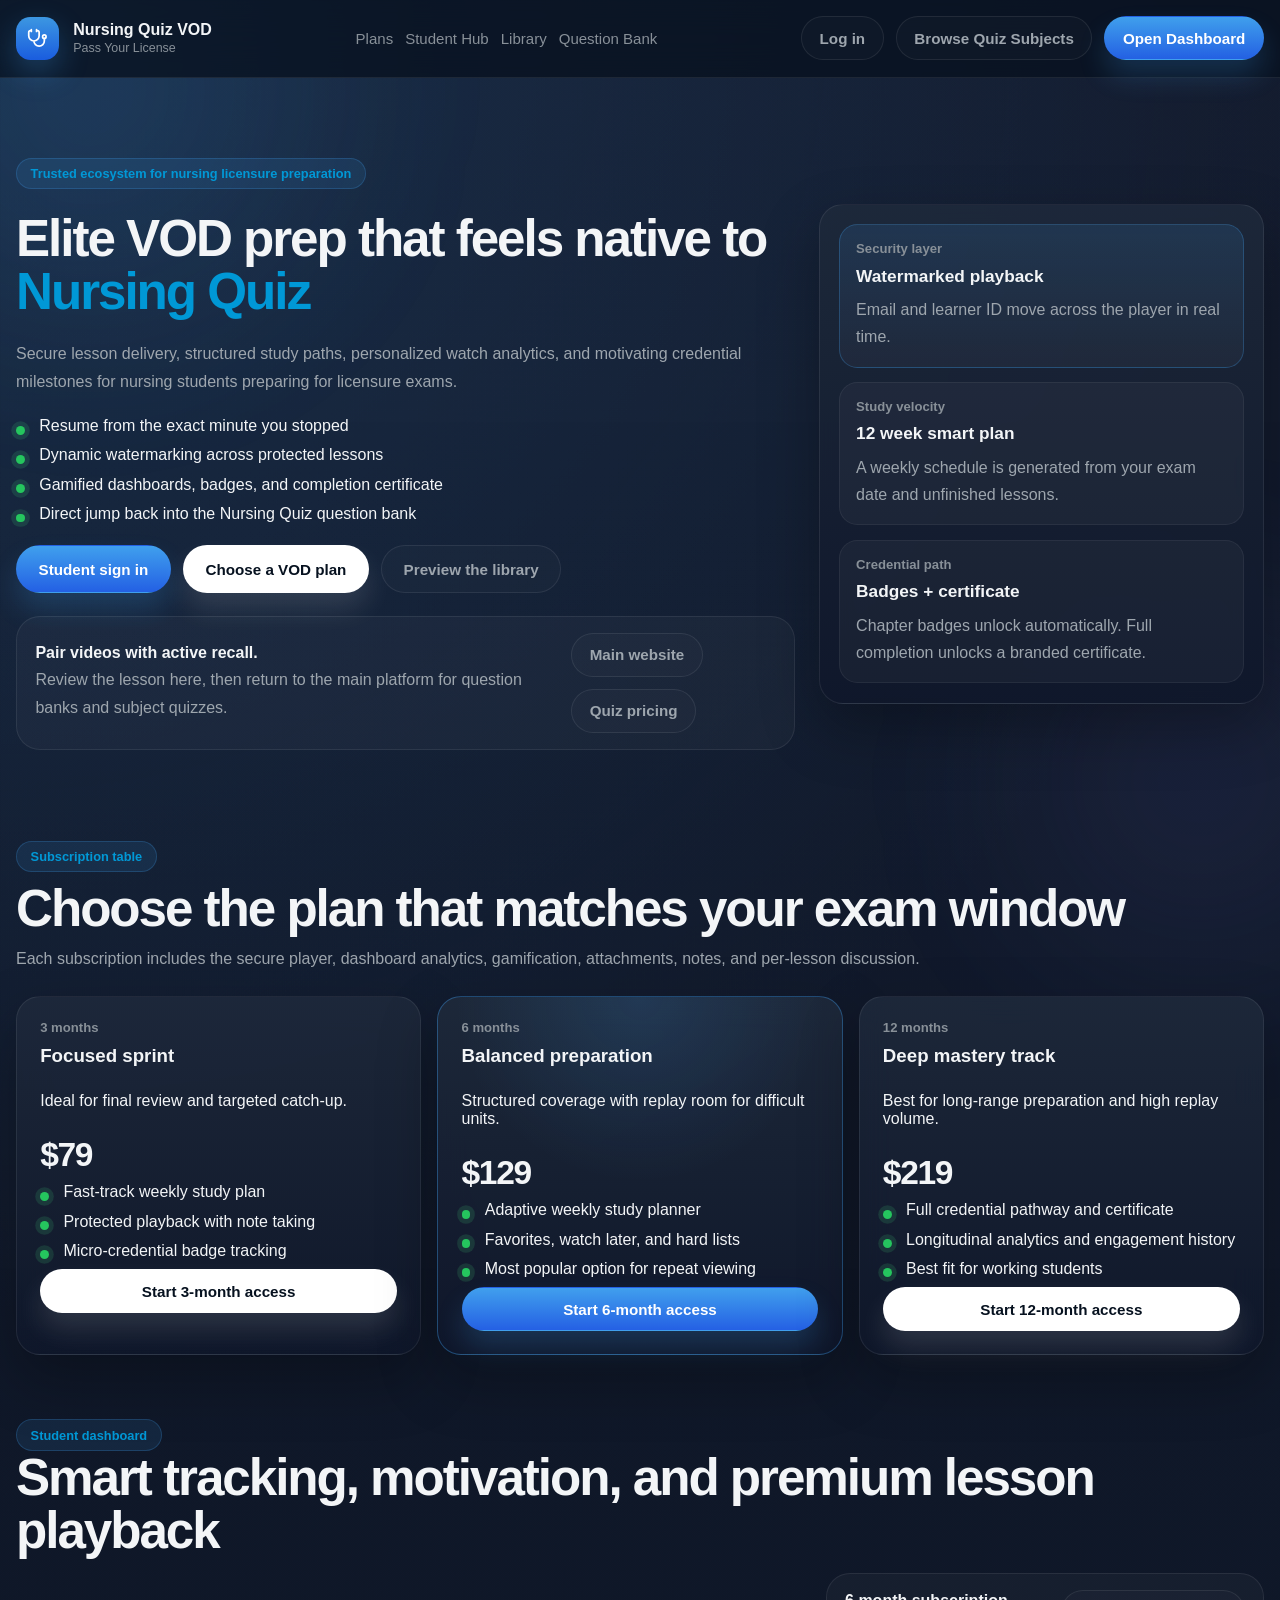
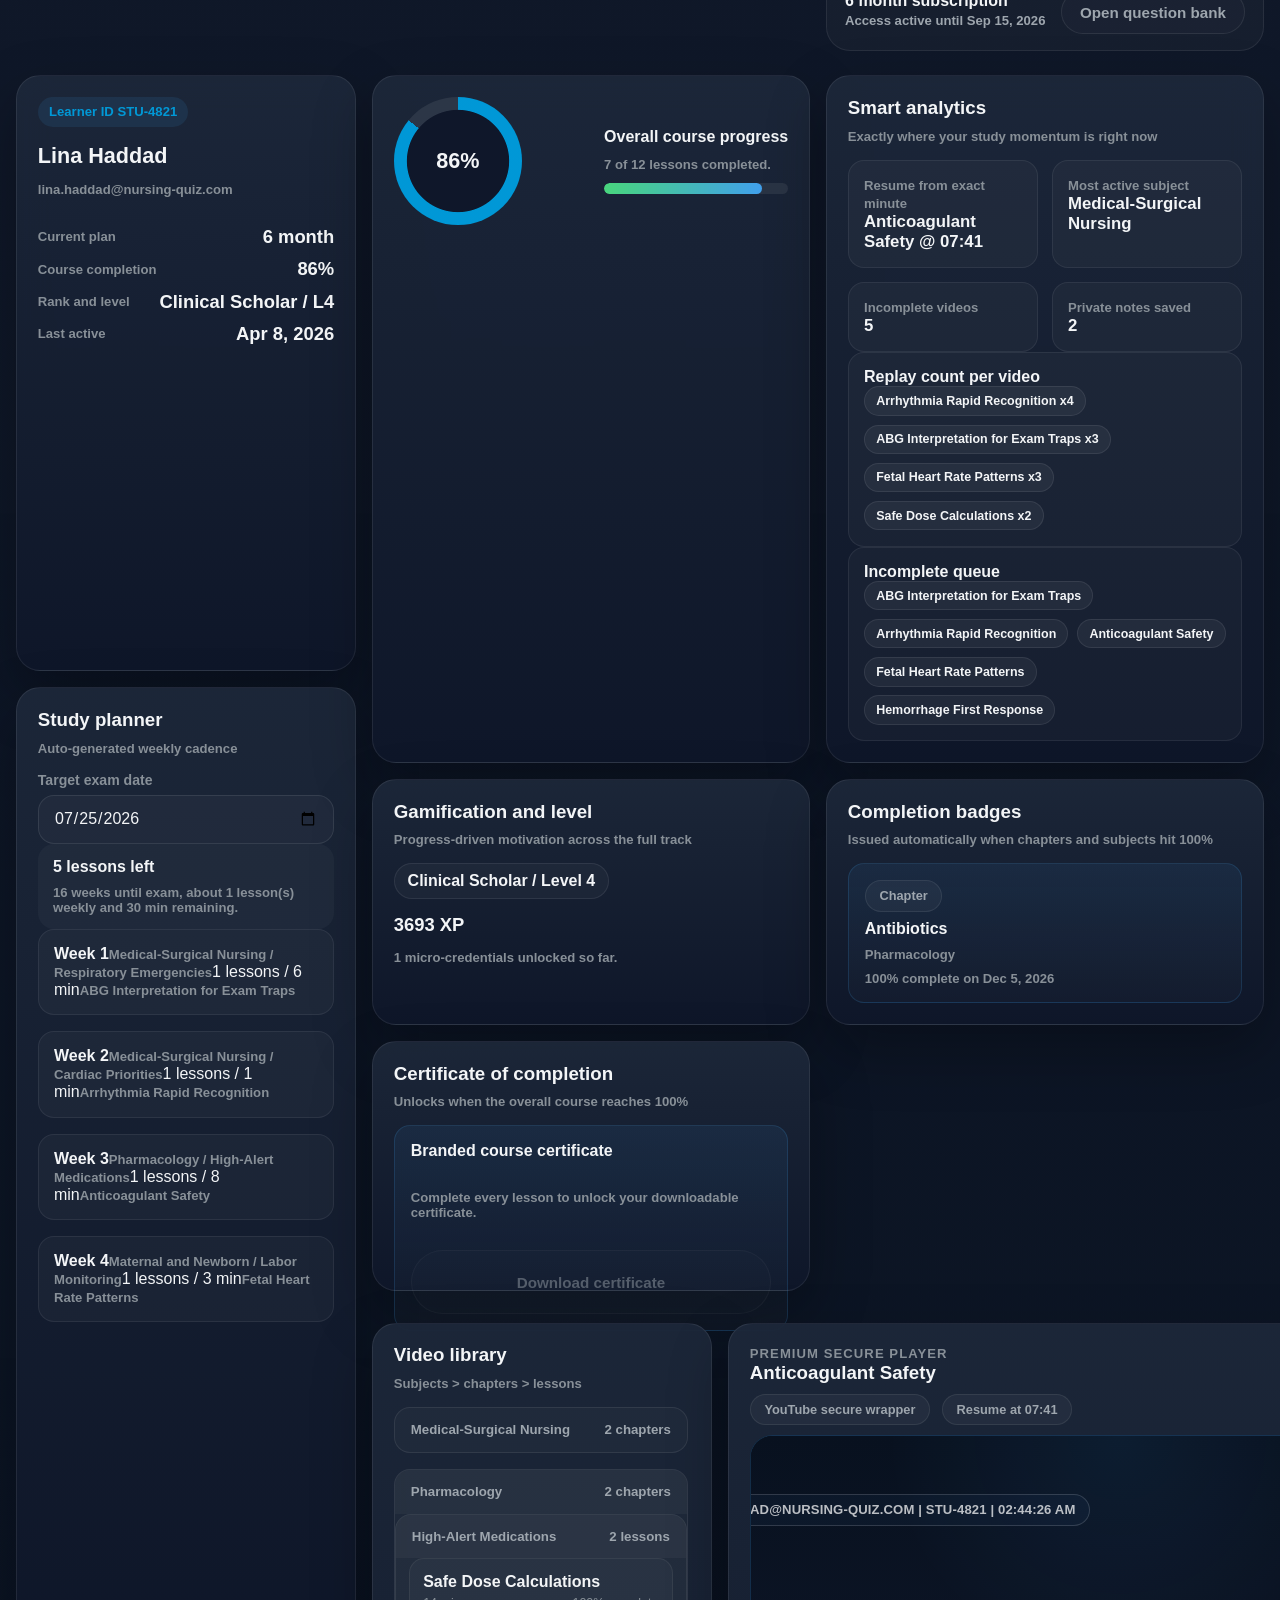
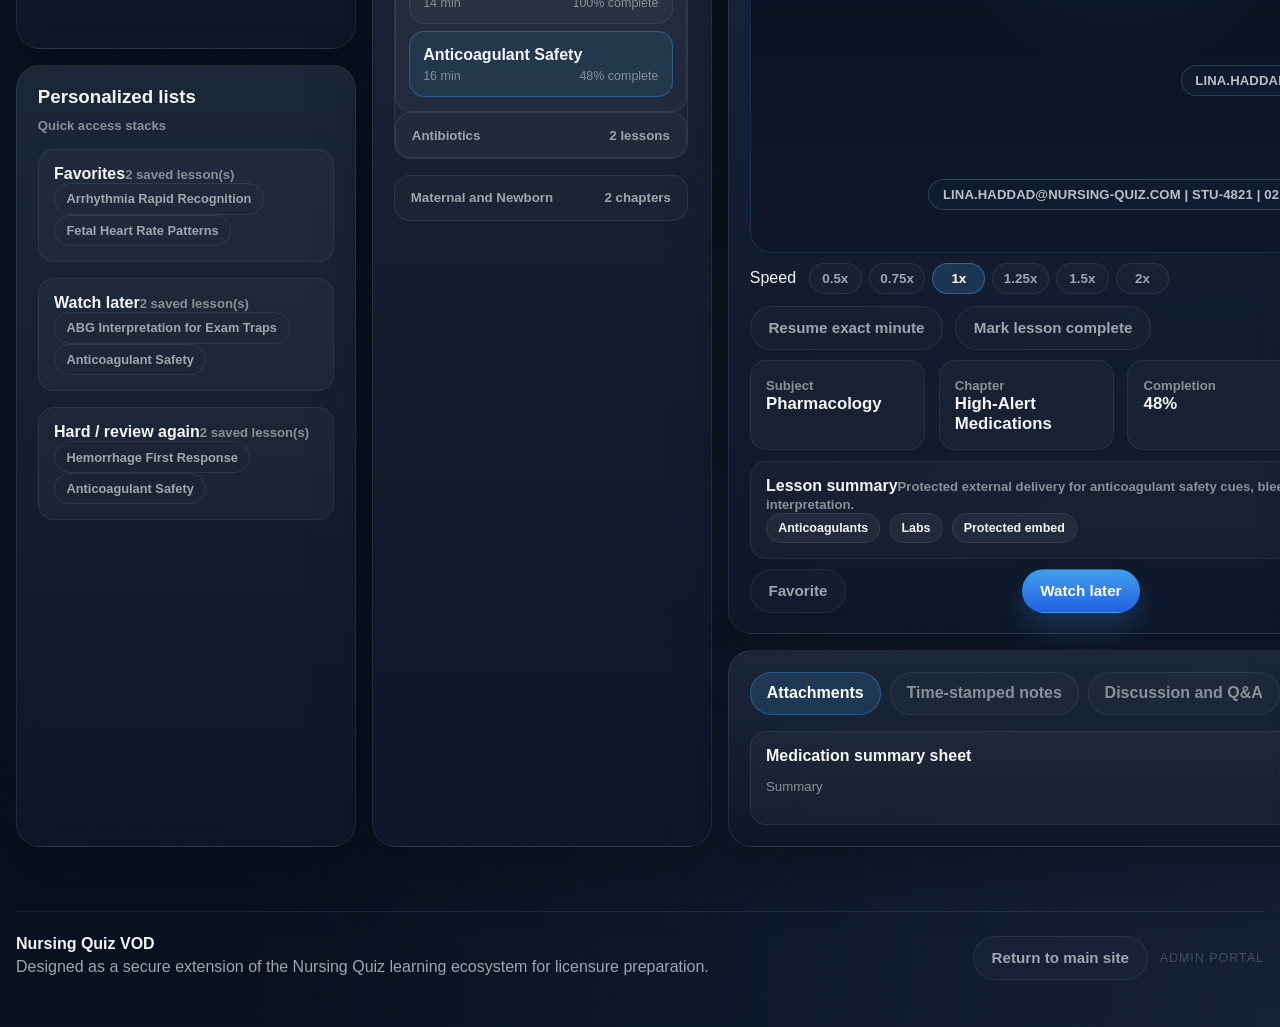
<file: New folder (6)/index.html>
<!DOCTYPE html>
<html lang="en">
  <head>
    <meta charset="utf-8" />
    <meta
      name="viewport"
      content="width=device-width, initial-scale=1, viewport-fit=cover"
    />
    <meta
      http-equiv="Content-Security-Policy"
      content="default-src 'self' https://fonts.googleapis.com https://fonts.gstatic.com https://storage.googleapis.com https://www.youtube.com https://www.youtube-nocookie.com https://s.ytimg.com; img-src 'self' data: https://i.ytimg.com https://images.unsplash.com; media-src 'self' data: https://storage.googleapis.com; frame-src https://www.youtube.com https://www.youtube-nocookie.com; style-src 'self' 'unsafe-inline' https://fonts.googleapis.com; script-src 'self' https://www.youtube.com https://s.ytimg.com; connect-src 'self'; font-src 'self' https://fonts.gstatic.com data:;"
    />
    <meta name="referrer" content="strict-origin-when-cross-origin" />
    <title>Nursing Quiz VOD</title>
    <meta
      name="description"
      content="Secure, gamified nursing licensure video preparation aligned with the Nursing Quiz ecosystem."
    />
    <link rel="preconnect" href="https://fonts.googleapis.com" />
    <link rel="preconnect" href="https://fonts.gstatic.com" crossorigin />
    <link
      href="https://fonts.googleapis.com/css2?family=Plus+Jakarta+Sans:wght@400;500;600;700;800&display=swap"
      rel="stylesheet"
    />
    <link rel="stylesheet" href="./assets/styles.css" />
  </head>
  <body class="theme-dark">
    <div class="bg-glow bg-glow-primary"></div>
    <div class="bg-glow bg-glow-accent"></div>

    <header class="site-header">
      <div class="container site-header__inner">
        <a class="brand" href="#top" aria-label="Nursing Quiz VOD home">
          <span class="brand__mark" aria-hidden="true">
            <svg viewBox="0 0 24 24" role="img" focusable="false">
              <path
                d="M11 2v2M5 2v2M5 3H4a2 2 0 0 0-2 2v4a6 6 0 0 0 12 0V5a2 2 0 0 0-2-2h-1M8 15a6 6 0 0 0 12 0v-3"
              ></path>
              <circle cx="20" cy="10" r="2"></circle>
            </svg>
          </span>
          <span>
            <strong>Nursing Quiz VOD</strong>
            <small>Pass Your License</small>
          </span>
        </a>

        <nav class="site-nav" aria-label="Primary">
          <a href="#plans">Plans</a>
          <a href="#student-hub">Student Hub</a>
          <a href="#video-library">Library</a>
          <a href="https://nursing-quiz.com/" target="_blank" rel="noreferrer"
            >Question Bank</a
          >
        </nav>

        <div class="site-header__actions">
          <a class="btn btn--ghost" href="./auth/login/">Log in</a>
          <a
            class="btn btn--ghost"
            href="https://nursing-quiz.com/subjects"
            target="_blank"
            rel="noreferrer"
            >Browse Quiz Subjects</a
          >
          <a class="btn btn--primary" href="./auth/login/">Open Dashboard</a>
        </div>
      </div>
    </header>

    <main id="top">
      <section class="hero">
        <div class="container hero__grid">
          <div class="hero__content">
            <span class="pill">
              Trusted ecosystem for nursing licensure preparation
            </span>
            <h1>
              Elite VOD prep that feels native to
              <span>Nursing Quiz</span>
            </h1>
            <p class="hero__lede">
              Secure lesson delivery, structured study paths, personalized watch
              analytics, and motivating credential milestones for nursing
              students preparing for licensure exams.
            </p>

            <ul class="hero__checks">
              <li>Resume from the exact minute you stopped</li>
              <li>Dynamic watermarking across protected lessons</li>
              <li>Gamified dashboards, badges, and completion certificate</li>
              <li>Direct jump back into the Nursing Quiz question bank</li>
            </ul>

            <div class="hero__actions">
              <a class="btn btn--primary btn--large" href="./auth/login/"
                >Student sign in</a
              >
              <a class="btn btn--secondary btn--large" href="#plans"
                >Choose a VOD plan</a
              >
              <a class="btn btn--ghost btn--large" href="#video-library"
                >Preview the library</a
              >
            </div>

            <div class="cross-promo">
              <div class="cross-promo__copy">
                <strong>Pair videos with active recall.</strong>
                <p>
                  Review the lesson here, then return to the main platform for
                  question banks and subject quizzes.
                </p>
              </div>
              <div class="cross-promo__actions">
                <a
                  class="btn btn--ghost"
                  href="https://nursing-quiz.com/"
                  target="_blank"
                  rel="noreferrer"
                  >Main website</a
                >
                <a
                  class="btn btn--ghost"
                  href="https://nursing-quiz.com/pricing"
                  target="_blank"
                  rel="noreferrer"
                  >Quiz pricing</a
                >
              </div>
            </div>
          </div>

          <aside class="hero__panel panel">
            <div class="metric-stack">
              <article class="metric-card metric-card--accent">
                <span class="metric-card__label">Security layer</span>
                <strong class="metric-card__value">Watermarked playback</strong>
                <p>Email and learner ID move across the player in real time.</p>
              </article>
              <article class="metric-card">
                <span class="metric-card__label">Study velocity</span>
                <strong class="metric-card__value">12 week smart plan</strong>
                <p>
                  A weekly schedule is generated from your exam date and
                  unfinished lessons.
                </p>
              </article>
              <article class="metric-card">
                <span class="metric-card__label">Credential path</span>
                <strong class="metric-card__value">Badges + certificate</strong>
                <p>
                  Chapter badges unlock automatically. Full completion unlocks a
                  branded certificate.
                </p>
              </article>
            </div>
          </aside>
        </div>
      </section>

      <section class="section" id="plans">
        <div class="container">
          <div class="section-heading">
            <span class="pill">Subscription table</span>
            <h2>Choose the plan that matches your exam window</h2>
            <p>
              Each subscription includes the secure player, dashboard analytics,
              gamification, attachments, notes, and per-lesson discussion.
            </p>
          </div>

          <div class="pricing-grid">
            <article class="pricing-card">
              <span class="pricing-card__duration">3 months</span>
              <h3>Focused sprint</h3>
              <p>Ideal for final review and targeted catch-up.</p>
              <strong class="pricing-card__price">$79</strong>
              <ul class="pricing-card__list">
                <li>Fast-track weekly study plan</li>
                <li>Protected playback with note taking</li>
                <li>Micro-credential badge tracking</li>
              </ul>
              <button class="btn btn--secondary js-select-plan" data-plan="3-month">
                Start 3-month access
              </button>
            </article>

            <article class="pricing-card pricing-card--featured">
              <span class="pricing-card__duration">6 months</span>
              <h3>Balanced preparation</h3>
              <p>Structured coverage with replay room for difficult units.</p>
              <strong class="pricing-card__price">$129</strong>
              <ul class="pricing-card__list">
                <li>Adaptive weekly study planner</li>
                <li>Favorites, watch later, and hard lists</li>
                <li>Most popular option for repeat viewing</li>
              </ul>
              <button class="btn btn--primary js-select-plan" data-plan="6-month">
                Start 6-month access
              </button>
            </article>

            <article class="pricing-card">
              <span class="pricing-card__duration">12 months</span>
              <h3>Deep mastery track</h3>
              <p>Best for long-range preparation and high replay volume.</p>
              <strong class="pricing-card__price">$219</strong>
              <ul class="pricing-card__list">
                <li>Full credential pathway and certificate</li>
                <li>Longitudinal analytics and engagement history</li>
                <li>Best fit for working students</li>
              </ul>
              <button class="btn btn--secondary js-select-plan" data-plan="12-month">
                Start 12-month access
              </button>
            </article>
          </div>
        </div>
      </section>

      <section class="section section--dense" id="student-hub">
        <div class="container">
          <div class="section-heading section-heading--split">
            <div>
              <span class="pill">Student dashboard</span>
              <h2>Smart tracking, motivation, and premium lesson playback</h2>
            </div>
            <div class="workspace-banner" id="subscriptionBanner"></div>
          </div>

          <div class="workspace-grid">
            <aside class="workspace-sidebar">
              <article class="panel profile-card" id="profileCard"></article>

              <article class="panel planner-card">
                <div class="panel__header">
                  <h3>Study planner</h3>
                  <span class="panel__hint">Auto-generated weekly cadence</span>
                </div>
                <label class="field">
                  <span>Target exam date</span>
                  <input type="date" id="examDateInput" />
                </label>
                <div id="plannerSummary" class="planner-summary"></div>
                <div id="plannerSchedule" class="schedule-list"></div>
              </article>

              <article class="panel">
                <div class="panel__header">
                  <h3>Personalized lists</h3>
                  <span class="panel__hint">Quick access stacks</span>
                </div>
                <div id="listBuckets" class="list-buckets"></div>
              </article>
            </aside>

            <div class="workspace-main">
              <section class="dashboard-grid">
                <article class="panel" id="progressOverview"></article>
                <article class="panel" id="analyticsPanel"></article>
                <article class="panel" id="rankPanel"></article>
                <article class="panel" id="badgePanel"></article>
                <article class="panel" id="certificatePanel"></article>
              </section>

              <section class="library-layout" id="video-library">
                <aside class="panel library-sidebar">
                  <div class="panel__header">
                    <h3>Video library</h3>
                    <span class="panel__hint">Subjects > chapters > lessons</span>
                  </div>
                  <div id="libraryAccordion" class="library-accordion"></div>
                </aside>

                <div class="library-main">
                  <article class="panel player-panel">
                    <div class="player-panel__header">
                      <div>
                        <span class="eyebrow">Premium secure player</span>
                        <h3 id="playerTitle">Select a lesson</h3>
                      </div>
                      <div class="player-badges">
                        <span class="pill pill--subtle" id="playerTypeBadge"
                          >Protected VOD</span
                        >
                        <span class="pill pill--subtle" id="resumeBadge"
                          >Resume ready</span
                        >
                      </div>
                    </div>

                    <div class="player-shell" id="playerShell">
                      <div id="playerMount" class="player-mount"></div>
                      <div class="watermark-layer" aria-hidden="true">
                        <span class="watermark watermark--one" id="watermarkOne"></span>
                        <span class="watermark watermark--two" id="watermarkTwo"></span>
                        <span class="watermark watermark--three" id="watermarkThree"></span>
                      </div>
                      <button
                        class="overlay-lock"
                        type="button"
                        tabindex="-1"
                        aria-label="Screen capture protection overlay"
                      >
                        Protected stream
                      </button>
                    </div>

                    <div class="player-toolbar">
                      <div class="speed-controls" aria-label="Playback speed">
                        <span>Speed</span>
                        <div id="speedControls" class="speed-controls__list"></div>
                      </div>

                      <div class="player-toolbar__actions">
                        <button class="btn btn--ghost" id="resumeButton" type="button">
                          Resume exact minute
                        </button>
                        <button class="btn btn--ghost" id="markCompleteButton" type="button">
                          Mark lesson complete
                        </button>
                      </div>
                    </div>

                    <div class="lesson-summary" id="lessonSummary"></div>

                    <div class="lesson-actions" id="lessonActions"></div>
                  </article>

                  <article class="panel">
                    <div class="tab-strip" role="tablist" aria-label="Lesson details">
                      <button class="tab-button is-active" type="button" data-tab="attachments">
                        Attachments
                      </button>
                      <button class="tab-button" type="button" data-tab="notes">
                        Time-stamped notes
                      </button>
                      <button class="tab-button" type="button" data-tab="discussion">
                        Discussion and Q&amp;A
                      </button>
                    </div>

                    <div class="tab-panel is-active" data-panel="attachments">
                      <div id="attachmentsPanel" class="attachment-list"></div>
                    </div>

                    <div class="tab-panel" data-panel="notes">
                      <form id="notesForm" class="stack-form">
                        <div class="field field--inline">
                          <label class="field">
                            <span>Timestamp</span>
                            <input type="text" id="noteTimestamp" readonly />
                          </label>
                          <button class="btn btn--ghost" id="captureTimestampButton" type="button">
                            Capture current time
                          </button>
                        </div>
                        <label class="field">
                          <span>Private note</span>
                          <textarea
                            id="noteText"
                            rows="4"
                            placeholder="Write what to revisit at this exact point in the lesson."
                          ></textarea>
                        </label>
                        <button class="btn btn--primary" type="submit">Save note</button>
                      </form>

                      <div id="notesList" class="note-list"></div>
                    </div>

                    <div class="tab-panel" data-panel="discussion">
                      <form id="discussionForm" class="stack-form">
                        <input type="hidden" id="replyParentId" />
                        <label class="field">
                          <span>Question or reflection</span>
                          <textarea
                            id="discussionText"
                            rows="4"
                            placeholder="Ask a content question, flag an exam trap, or reply to a thread."
                          ></textarea>
                        </label>
                        <div class="discussion-form__actions">
                          <button class="btn btn--primary" type="submit">Post comment</button>
                          <button class="btn btn--ghost" id="cancelReplyButton" type="button">
                            Cancel reply
                          </button>
                          <span id="replyState" class="panel__hint"></span>
                        </div>
                      </form>

                      <div id="discussionList" class="discussion-list"></div>
                    </div>
                  </article>
                </div>
              </section>
            </div>
          </div>
        </div>
      </section>
    </main>

    <footer class="site-footer">
      <div class="container site-footer__inner">
        <div>
          <strong>Nursing Quiz VOD</strong>
          <p>
            Designed as a secure extension of the Nursing Quiz learning
            ecosystem for licensure preparation.
          </p>
        </div>

        <div class="site-footer__actions">
          <a
            class="btn btn--ghost"
            href="https://nursing-quiz.com/"
            target="_blank"
            rel="noreferrer"
            >Return to main site</a
          >
          <a class="footer-secret-link" href="./admin-portal/">Admin portal</a>
        </div>
      </div>
    </footer>

    <script src="./assets/shared.js"></script>
    <script src="./assets/app.js"></script>
  </body>
</html>
</file>
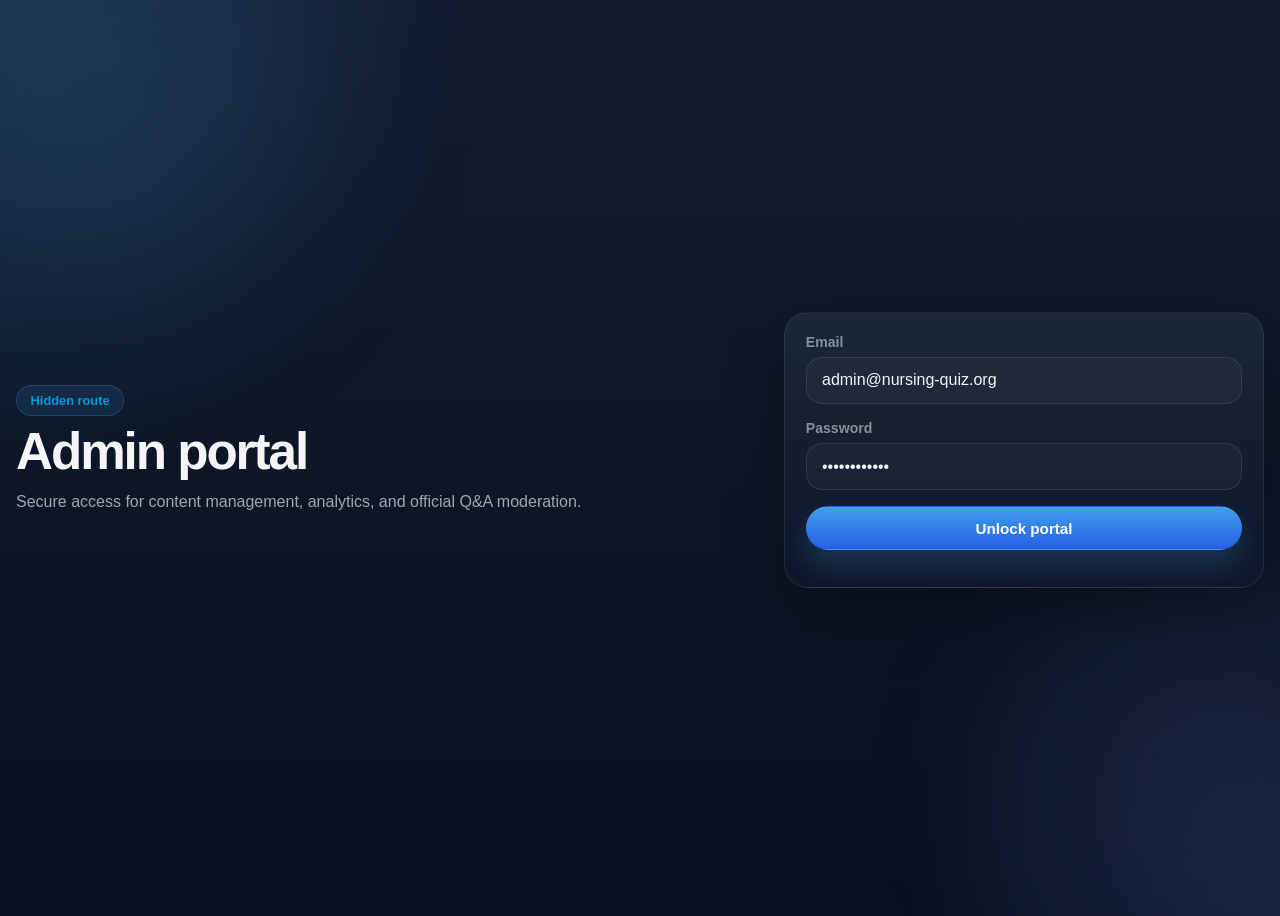
<file: New folder (6)/admin-portal/index.html>
<!DOCTYPE html>
<html lang="en">
  <head>
    <meta charset="utf-8" />
    <meta
      name="viewport"
      content="width=device-width, initial-scale=1, viewport-fit=cover"
    />
    <meta
      http-equiv="Content-Security-Policy"
      content="default-src 'self' https://fonts.googleapis.com https://fonts.gstatic.com https://storage.googleapis.com; img-src 'self' data:; media-src 'self' data: https://storage.googleapis.com; style-src 'self' 'unsafe-inline' https://fonts.googleapis.com; script-src 'self'; connect-src 'self'; font-src 'self' https://fonts.gstatic.com data:;"
    />
    <meta name="referrer" content="strict-origin-when-cross-origin" />
    <title>Nursing Quiz VOD Admin Portal</title>
    <link rel="preconnect" href="https://fonts.googleapis.com" />
    <link rel="preconnect" href="https://fonts.gstatic.com" crossorigin />
    <link
      href="https://fonts.googleapis.com/css2?family=Plus+Jakarta+Sans:wght@400;500;600;700;800&display=swap"
      rel="stylesheet"
    />
    <link rel="stylesheet" href="../assets/styles.css" />
  </head>
  <body class="theme-dark admin-body">
    <div class="bg-glow bg-glow-primary"></div>
    <div class="bg-glow bg-glow-accent"></div>

    <main class="admin-shell">
      <section class="admin-login" id="adminLoginCard">
        <div class="admin-login__brand">
          <span class="pill">Hidden route</span>
          <h1>Admin portal</h1>
          <p>
            Secure access for content management, analytics, and official Q&amp;A
            moderation.
          </p>
        </div>

        <form id="adminLoginForm" class="panel stack-form admin-login__form">
          <label class="field">
            <span>Email</span>
            <input
              type="email"
              id="adminEmail"
              value="admin@nursing-quiz.org"
              autocomplete="off"
              required
            />
          </label>
          <label class="field">
            <span>Password</span>
            <input
              type="password"
              id="adminPassword"
              value="adminnursing"
              autocomplete="off"
              required
            />
          </label>
          <button class="btn btn--primary" type="submit">Unlock portal</button>
          <p id="adminLoginMessage" class="panel__hint"></p>
        </form>
      </section>

      <section class="admin-app is-hidden" id="adminApp">
        <header class="admin-topbar panel">
          <div>
            <span class="pill">Admin workspace</span>
            <h1>Nursing Quiz VOD management</h1>
            <p>
              Monitor subscriptions, video engagement, and individual learner
              progress from one secure operations panel.
            </p>
          </div>
          <div class="admin-topbar__actions">
            <a class="btn btn--ghost" href="../index.html">Student view</a>
            <button class="btn btn--secondary" id="adminLogoutButton" type="button">
              Log out
            </button>
          </div>
        </header>

        <section class="dashboard-grid admin-kpis" id="adminMetrics"></section>

        <section class="admin-grid">
          <article class="panel">
            <div class="panel__header">
              <h2>Content management</h2>
              <span class="panel__hint">Direct file, external link, or YouTube URL</span>
            </div>

            <form id="cmsForm" class="stack-form">
              <label class="field">
                <span>Upload mode</span>
                <select id="cmsMode">
                  <option value="external">External hosted video</option>
                  <option value="youtube">YouTube URL</option>
                  <option value="file">Direct file upload</option>
                </select>
              </label>

              <div class="form-grid">
                <label class="field">
                  <span>Lesson title</span>
                  <input type="text" id="cmsTitle" required />
                </label>
                <label class="field">
                  <span>Duration (minutes)</span>
                  <input type="number" id="cmsDuration" min="1" value="18" required />
                </label>
                <label class="field">
                  <span>Subject</span>
                  <input type="text" id="cmsSubject" placeholder="Medical-Surgical Nursing" required />
                </label>
                <label class="field">
                  <span>Chapter</span>
                  <input type="text" id="cmsChapter" placeholder="Respiratory Emergencies" required />
                </label>
              </div>

              <label class="field" id="cmsUrlField">
                <span>Video URL</span>
                <input
                  type="url"
                  id="cmsUrl"
                  placeholder="https://..."
                  required
                />
              </label>

              <label class="field is-hidden" id="cmsFileField">
                <span>Video file</span>
                <input type="file" id="cmsFile" accept="video/*" />
              </label>

              <label class="field">
                <span>Attachments (optional)</span>
                <textarea
                  id="cmsAttachments"
                  rows="3"
                  placeholder="One per line: Title|URL|TYPE"
                ></textarea>
              </label>

              <button class="btn btn--primary" type="submit">Publish lesson</button>
              <p class="panel__hint">
                In this static prototype, direct file uploads are staged for the
                current session while external and YouTube sources persist in the
                shared browser state.
              </p>
              <p id="cmsMessage" class="panel__hint"></p>
            </form>
          </article>

          <article class="panel">
            <div class="panel__header">
              <h2>Discussion moderation</h2>
              <span class="panel__hint">Official answers and pinned responses</span>
            </div>

            <label class="field">
              <span>Lesson</span>
              <select id="moderationLesson"></select>
            </label>

            <form id="adminReplyForm" class="stack-form">
              <input type="hidden" id="adminReplyParentId" />
              <label class="field">
                <span>Official admin reply</span>
                <textarea
                  id="adminReplyText"
                  rows="4"
                  placeholder="Add an official answer to this lesson thread."
                ></textarea>
              </label>
              <div class="discussion-form__actions">
                <button class="btn btn--primary" type="submit">Publish official reply</button>
                <button class="btn btn--ghost" id="adminReplyCancel" type="button">
                  Cancel reply
                </button>
                <span id="adminReplyState" class="panel__hint"></span>
              </div>
            </form>

            <div id="moderationList" class="discussion-list"></div>
          </article>
        </section>

        <section class="admin-grid admin-grid--single">
          <article class="panel">
            <div class="panel__header">
              <h2>Engagement analytics</h2>
              <span class="panel__hint">Most watched lessons, average watch time, drop-off risk</span>
            </div>
            <div id="engagementMetrics" class="analytics-stacks"></div>
          </article>

          <article class="panel">
            <div class="panel__header">
              <h2>Individual student tracking</h2>
              <span class="panel__hint">Activity status and overall progress</span>
            </div>
            <div class="table-wrap">
              <table class="data-table">
                <thead>
                  <tr>
                    <th>Student</th>
                    <th>Plan</th>
                    <th>Status</th>
                    <th>Progress</th>
                    <th>Rank</th>
                    <th>Last active</th>
                  </tr>
                </thead>
                <tbody id="studentTableBody"></tbody>
              </table>
            </div>
          </article>

          <article class="panel">
            <div class="panel__header">
              <h2>Published lesson inventory</h2>
              <span class="panel__hint">Current VOD content catalog</span>
            </div>
            <div id="lessonInventory" class="inventory-list"></div>
          </article>
        </section>
      </section>
    </main>

    <script src="../assets/shared.js"></script>
    <script src="../assets/admin.js"></script>
  </body>
</html>
</file>
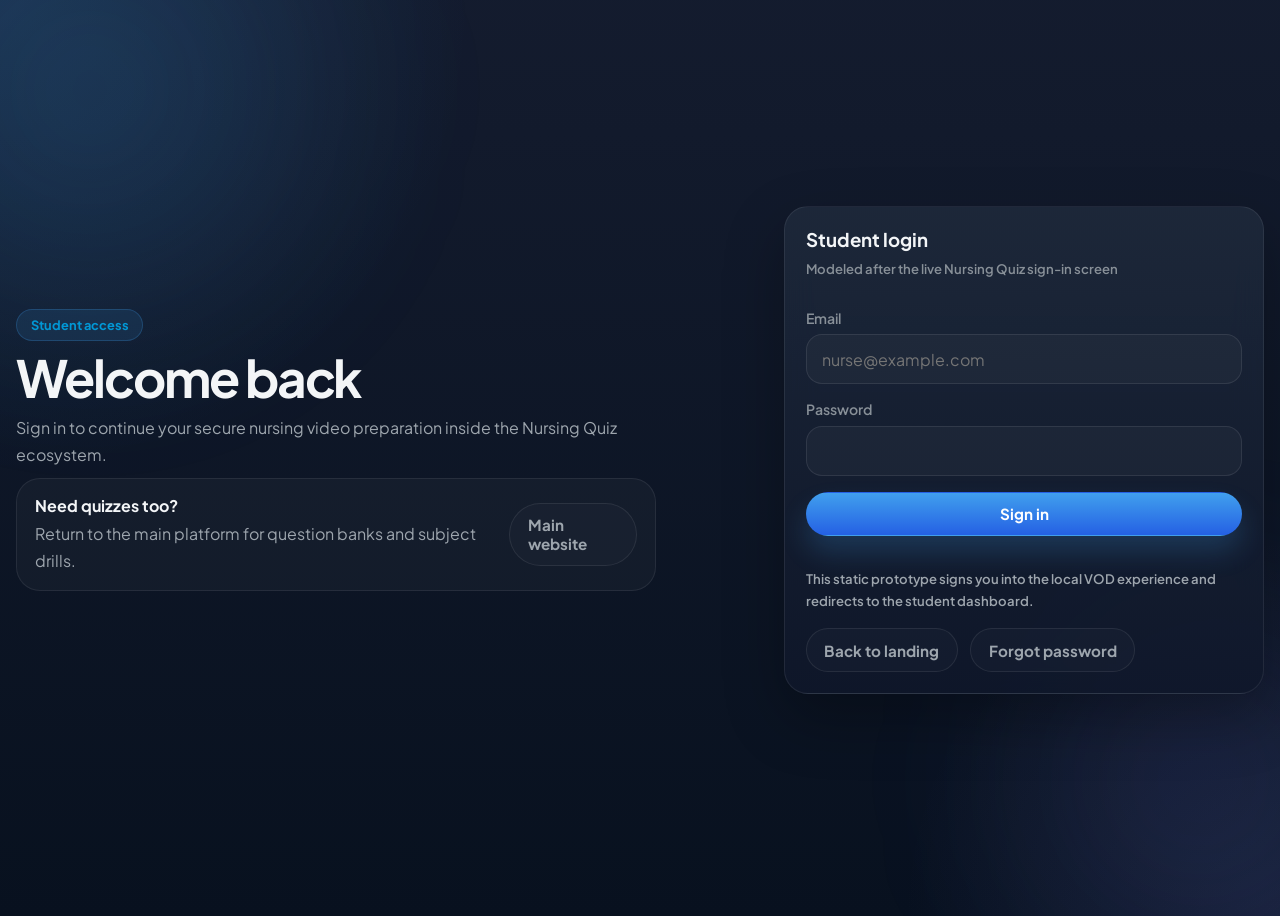
<file: New folder (6)/auth/login/index.html>
<!DOCTYPE html>
<html lang="en">
  <head>
    <meta charset="utf-8" />
    <meta
      name="viewport"
      content="width=device-width, initial-scale=1, viewport-fit=cover"
    />
    <meta name="referrer" content="strict-origin-when-cross-origin" />
    <title>Nursing Quiz VOD Login</title>
    <link rel="preconnect" href="https://fonts.googleapis.com" />
    <link rel="preconnect" href="https://fonts.gstatic.com" crossorigin />
    <link
      href="https://fonts.googleapis.com/css2?family=Plus+Jakarta+Sans:wght@400;500;600;700;800&display=swap"
      rel="stylesheet"
    />
    <link rel="stylesheet" href="../../assets/styles.css" />
  </head>
  <body class="theme-dark">
    <div class="bg-glow bg-glow-primary"></div>
    <div class="bg-glow bg-glow-accent"></div>

    <main class="admin-shell">
      <section class="admin-login">
        <div class="admin-login__brand">
          <span class="pill">Student access</span>
          <h1>Welcome back</h1>
          <p>
            Sign in to continue your secure nursing video preparation inside the
            Nursing Quiz ecosystem.
          </p>
          <div class="cross-promo">
            <div class="cross-promo__copy">
              <strong>Need quizzes too?</strong>
              <p>Return to the main platform for question banks and subject drills.</p>
            </div>
            <div class="cross-promo__actions">
              <a
                class="btn btn--ghost"
                href="https://nursing-quiz.com/"
                target="_blank"
                rel="noreferrer"
                >Main website</a
              >
            </div>
          </div>
        </div>

        <form id="studentLoginForm" class="panel stack-form admin-login__form">
          <div class="panel__header">
            <h3>Student login</h3>
            <span class="panel__hint">Modeled after the live Nursing Quiz sign-in screen</span>
          </div>

          <label class="field">
            <span>Email</span>
            <input
              type="email"
              id="studentEmail"
              placeholder="nurse@example.com"
              autocomplete="email"
              required
            />
          </label>

          <label class="field">
            <span>Password</span>
            <input
              type="password"
              id="studentPassword"
              autocomplete="current-password"
              required
            />
          </label>

          <button class="btn btn--primary" type="submit">Sign in</button>
          <p id="studentLoginMessage" class="panel__hint"></p>
          <p class="panel__hint">
            This static prototype signs you into the local VOD experience and
            redirects to the student dashboard.
          </p>

          <div class="discussion-form__actions">
            <a class="btn btn--ghost" href="../../index.html">Back to landing</a>
            <a
              class="btn btn--ghost"
              href="https://nursing-quiz.com/auth/forgot-password"
              target="_blank"
              rel="noreferrer"
              >Forgot password</a
            >
          </div>
        </form>
      </section>
    </main>

    <script src="../../assets/shared.js"></script>
    <script src="../../assets/auth.js"></script>
  </body>
</html>
</file>
<file: New folder (6)/assets/styles.css>
:root {
  --background: oklch(13% 0.028 262);
  --background-alt: oklch(16% 0.025 260);
  --card: oklch(20% 0.025 255);
  --card-strong: oklch(24% 0.025 255);
  --foreground: oklch(97% 0.003 247);
  --foreground-muted: oklch(72% 0.015 250);
  --foreground-soft: oklch(65% 0.015 250);
  --primary: oklch(63.1% 0.158 230.9);
  --primary-strong: oklch(54% 0.18 230.9);
  --accent: oklch(58.5% 0.233 277);
  --success: oklch(72.3% 0.191 149.5);
  --warning: oklch(75% 0.183 55);
  --danger: oklch(57.7% 0.245 27.325);
  --border: oklch(30% 0.015 255);
  --border-strong: oklch(40% 0.015 255);
  --shadow: 0 24px 60px rgba(0, 0, 0, 0.28);
  --radius-sm: 0.75rem;
  --radius-md: 1rem;
  --radius-lg: 1.5rem;
  --radius-xl: 2rem;
  --content-max: 1280px;
}

*,
*::before,
*::after {
  box-sizing: border-box;
}

html {
  scroll-behavior: smooth;
}

body {
  margin: 0;
  min-height: 100vh;
  font-family: "Plus Jakarta Sans", "Segoe UI", Tahoma, Arial, sans-serif;
  color: var(--foreground);
  background:
    radial-gradient(circle at top left, rgba(66, 165, 245, 0.14), transparent 30%),
    radial-gradient(circle at bottom right, rgba(129, 140, 248, 0.12), transparent 24%),
    linear-gradient(180deg, rgba(15, 23, 42, 0.98), rgba(8, 17, 31, 1));
}

img,
svg {
  display: block;
  max-width: 100%;
}

button,
input,
textarea,
select {
  font: inherit;
}

a {
  color: inherit;
  text-decoration: none;
}

button {
  cursor: pointer;
}

textarea {
  resize: vertical;
}

::selection {
  background: rgba(66, 165, 245, 0.28);
}

.container {
  width: min(calc(100% - 2rem), var(--content-max));
  margin: 0 auto;
}

.is-hidden {
  display: none !important;
}

.bg-glow {
  position: fixed;
  z-index: -1;
  border-radius: 999px;
  filter: blur(100px);
  opacity: 0.8;
  pointer-events: none;
  animation: glow-pulse 7s ease-in-out infinite;
}

.bg-glow-primary {
  top: -220px;
  left: -220px;
  width: 620px;
  height: 620px;
  background: radial-gradient(circle, rgba(66, 165, 245, 0.2), transparent 72%);
}

.bg-glow-accent {
  right: -180px;
  bottom: -140px;
  width: 520px;
  height: 520px;
  animation-delay: 1.6s;
  background: radial-gradient(circle, rgba(129, 140, 248, 0.15), transparent 72%);
}

.site-header {
  position: sticky;
  top: 0;
  z-index: 40;
  border-bottom: 1px solid rgba(255, 255, 255, 0.08);
  background: rgba(8, 17, 31, 0.78);
  backdrop-filter: blur(18px);
}

.site-header__inner,
.site-footer__inner {
  display: flex;
  align-items: center;
  justify-content: space-between;
  gap: 1rem;
  min-height: 4.8rem;
}

.brand {
  display: inline-flex;
  align-items: center;
  gap: 0.875rem;
  font-weight: 700;
}

.brand strong {
  display: block;
  font-size: 1rem;
  line-height: 1.1;
}

.brand small {
  display: block;
  margin-top: 0.15rem;
  color: var(--foreground-soft);
  font-size: 0.78rem;
  font-weight: 500;
}

.brand__mark {
  display: inline-flex;
  align-items: center;
  justify-content: center;
  width: 2.7rem;
  height: 2.7rem;
  border-radius: 0.9rem;
  background: linear-gradient(180deg, rgba(66, 165, 245, 0.9), rgba(28, 100, 242, 0.9));
  box-shadow: 0 12px 30px rgba(66, 165, 245, 0.28);
}

.brand__mark svg {
  width: 1.3rem;
  height: 1.3rem;
  fill: none;
  stroke: #fff;
  stroke-width: 2;
  stroke-linecap: round;
  stroke-linejoin: round;
}

.site-nav,
.site-header__actions,
.site-footer__actions,
.hero__actions,
.cross-promo__actions,
.discussion-form__actions,
.player-toolbar,
.player-toolbar__actions,
.player-badges,
.admin-topbar__actions {
  display: flex;
  align-items: center;
  gap: 0.75rem;
  flex-wrap: wrap;
}

.site-nav a {
  color: var(--foreground-soft);
  font-size: 0.94rem;
  font-weight: 500;
  transition: color 0.2s ease;
}

.site-nav a:hover,
.footer-secret-link:hover {
  color: var(--foreground);
}

.btn {
  display: inline-flex;
  align-items: center;
  justify-content: center;
  min-height: 2.75rem;
  padding: 0.7rem 1.1rem;
  border: 1px solid transparent;
  border-radius: 999px;
  font-size: 0.95rem;
  font-weight: 700;
  transition:
    transform 0.2s ease,
    border-color 0.2s ease,
    background-color 0.2s ease,
    color 0.2s ease,
    box-shadow 0.2s ease;
}

.btn:hover {
  transform: translateY(-1px);
}

.btn:disabled {
  opacity: 0.48;
  cursor: not-allowed;
  transform: none;
}

.btn--primary {
  color: #fff;
  background: linear-gradient(180deg, rgba(66, 165, 245, 0.96), rgba(37, 99, 235, 0.96));
  box-shadow: 0 16px 28px rgba(66, 165, 245, 0.2);
}

.btn--primary:hover {
  box-shadow: 0 18px 34px rgba(66, 165, 245, 0.28);
}

.btn--secondary {
  color: #06111f;
  background: #fff;
  box-shadow: 0 16px 28px rgba(255, 255, 255, 0.12);
}

.btn--ghost {
  border-color: rgba(255, 255, 255, 0.08);
  color: var(--foreground-muted);
  background: rgba(255, 255, 255, 0.02);
}

.btn--ghost:hover {
  color: var(--foreground);
  border-color: rgba(66, 165, 245, 0.4);
  background: rgba(66, 165, 245, 0.08);
}

.btn--large {
  min-height: 3rem;
  padding-inline: 1.35rem;
}

.hero {
  padding: 5rem 0 3.5rem;
}

.hero__grid {
  display: grid;
  grid-template-columns: minmax(0, 1.4fr) minmax(320px, 0.8fr);
  gap: 1.5rem;
  align-items: center;
}

.hero__content {
  display: flex;
  flex-direction: column;
  gap: 1.4rem;
}

.pill {
  display: inline-flex;
  align-items: center;
  gap: 0.5rem;
  width: fit-content;
  padding: 0.45rem 0.85rem;
  border-radius: 999px;
  color: var(--primary);
  background: rgba(66, 165, 245, 0.11);
  border: 1px solid rgba(66, 165, 245, 0.22);
  font-size: 0.8rem;
  font-weight: 700;
}

.pill--subtle {
  color: var(--foreground-muted);
  background: rgba(255, 255, 255, 0.04);
  border-color: rgba(255, 255, 255, 0.08);
}

.hero h1,
.section-heading h2,
.admin-topbar h1,
.admin-login h1 {
  margin: 0;
  font-size: clamp(2.3rem, 4vw, 4.6rem);
  line-height: 1.04;
  letter-spacing: -0.04em;
}

.hero h1 span {
  color: var(--primary);
}

.hero__lede,
.section-heading p,
.cross-promo p,
.metric-card p,
.site-footer p,
.admin-topbar p,
.admin-login p {
  margin: 0;
  color: var(--foreground-muted);
  line-height: 1.7;
}

.hero__checks,
.pricing-card__list,
.bullet-list {
  display: grid;
  gap: 0.7rem;
  padding: 0;
  margin: 0;
}

.hero__checks li,
.pricing-card__list li,
.bullet-list li {
  position: relative;
  padding-left: 1.45rem;
  color: var(--foreground);
  list-style: none;
}

.hero__checks li::before,
.pricing-card__list li::before,
.bullet-list li::before {
  content: "";
  position: absolute;
  top: 0.55rem;
  left: 0;
  width: 0.55rem;
  height: 0.55rem;
  border-radius: 999px;
  background: var(--success);
  box-shadow: 0 0 0 0.3rem rgba(74, 222, 128, 0.14);
}

.cross-promo,
.workspace-banner {
  display: flex;
  align-items: center;
  justify-content: space-between;
  gap: 1rem;
  padding: 1rem 1.15rem;
  border: 1px solid rgba(255, 255, 255, 0.08);
  border-radius: var(--radius-lg);
  background: rgba(255, 255, 255, 0.03);
}

.cross-promo__copy strong {
  display: block;
  margin-bottom: 0.25rem;
}

.panel,
.pricing-card,
.hero__panel,
.admin-login__form {
  position: relative;
  border-radius: var(--radius-lg);
  border: 1px solid rgba(255, 255, 255, 0.08);
  background:
    linear-gradient(180deg, rgba(30, 41, 59, 0.88), rgba(15, 23, 42, 0.88));
  box-shadow: var(--shadow);
  backdrop-filter: blur(16px);
}

.panel {
  padding: 1.3rem;
}

.panel__header,
.player-panel__header,
.section-heading,
.metric-card,
.profile-card,
.pricing-card,
.planner-summary,
.analytics-stacks,
.admin-login__brand,
.player-panel,
.player-shell {
  display: flex;
  flex-direction: column;
  gap: 0.6rem;
}

.panel__header {
  margin-bottom: 1rem;
}

.panel__header h2,
.panel__header h3,
.player-panel__header h3,
.metric-card__value,
.pricing-card h3,
.profile-card h3,
.admin-kpi h3 {
  margin: 0;
}

.panel__hint,
.eyebrow,
.metric-card__label,
.pricing-card__duration,
.kpi-label,
.label-text,
.value-caption,
.pill-plain {
  color: var(--foreground-soft);
  font-size: 0.82rem;
  font-weight: 600;
}

.eyebrow {
  text-transform: uppercase;
  letter-spacing: 0.08em;
}

.hero__panel {
  padding: 1.2rem;
}

.metric-stack {
  display: grid;
  gap: 0.9rem;
}

.metric-card {
  padding: 1rem;
  border-radius: 1.15rem;
  background: rgba(255, 255, 255, 0.035);
  border: 1px solid rgba(255, 255, 255, 0.06);
}

.metric-card--accent {
  border-color: rgba(66, 165, 245, 0.26);
  background: linear-gradient(180deg, rgba(66, 165, 245, 0.12), rgba(255, 255, 255, 0.03));
}

.metric-card__value {
  font-size: 1.08rem;
}

.section {
  padding: 2.2rem 0 3rem;
}

.section--dense {
  padding-top: 1rem;
}

.section-heading {
  margin-bottom: 1.5rem;
}

.section-heading--split {
  display: flex;
  justify-content: space-between;
  gap: 1rem;
  align-items: flex-end;
}

.pricing-grid {
  display: grid;
  grid-template-columns: repeat(3, minmax(0, 1fr));
  gap: 1rem;
}

.pricing-card {
  padding: 1.45rem;
  transition:
    transform 0.2s ease,
    border-color 0.2s ease;
}

.pricing-card:hover {
  transform: translateY(-4px);
  border-color: rgba(66, 165, 245, 0.3);
}

.pricing-card--featured {
  border-color: rgba(66, 165, 245, 0.36);
  background:
    radial-gradient(circle at top, rgba(66, 165, 245, 0.14), transparent 45%),
    linear-gradient(180deg, rgba(30, 41, 59, 0.92), rgba(15, 23, 42, 0.92));
}

.pricing-card__price {
  display: block;
  font-size: 2.1rem;
  letter-spacing: -0.04em;
}

.workspace-grid {
  display: grid;
  grid-template-columns: minmax(280px, 340px) minmax(0, 1fr);
  gap: 1rem;
}

.workspace-sidebar,
.workspace-main,
.dashboard-grid,
.analytics-stacks,
.list-buckets,
.schedule-list,
.lesson-actions,
.attachment-list,
.note-list,
.discussion-list,
.inventory-list,
.library-accordion {
  display: grid;
  gap: 1rem;
}

.dashboard-grid {
  grid-template-columns: repeat(2, minmax(0, 1fr));
  margin-bottom: 1rem;
}

.library-layout {
  display: grid;
  grid-template-columns: minmax(280px, 340px) minmax(0, 1fr);
  gap: 1rem;
}

.planner-summary {
  padding: 0.85rem 0.95rem;
  border-radius: 1rem;
  background: rgba(255, 255, 255, 0.03);
}

.schedule-list {
  grid-template-columns: repeat(auto-fit, minmax(180px, 1fr));
}

.schedule-item,
.list-bucket,
.attachment-card,
.note-card,
.inventory-item,
.discussion-item,
.analytics-card,
.admin-kpi,
.mini-stat {
  border-radius: 1rem;
  border: 1px solid rgba(255, 255, 255, 0.07);
  background: rgba(255, 255, 255, 0.03);
}

.schedule-item,
.list-bucket,
.attachment-card,
.note-card,
.inventory-item,
.discussion-item,
.analytics-card,
.mini-stat {
  padding: 0.95rem;
}

.admin-kpi {
  padding: 1.2rem;
}

.profile-card {
  gap: 1rem;
}

.identity-chip {
  display: inline-flex;
  width: fit-content;
  padding: 0.45rem 0.7rem;
  border-radius: 999px;
  background: rgba(66, 165, 245, 0.1);
  color: var(--primary);
  font-size: 0.82rem;
  font-weight: 700;
}

.profile-card__name {
  font-size: 1.35rem;
  margin: 0;
}

.profile-meta {
  display: grid;
  gap: 0.65rem;
}

.profile-meta__row,
.value-pair,
.attachment-card__footer,
.discussion-item__meta,
.lesson-summary__row,
.lesson-actions,
.player-toolbar,
.progress-card__footer,
.admin-kpi__stats {
  display: flex;
  align-items: center;
  justify-content: space-between;
  gap: 0.75rem;
  flex-wrap: wrap;
}

.value-pair strong,
.profile-meta__row strong,
.admin-kpi__value,
.big-number {
  font-size: 1.15rem;
}

.progress-ring {
  width: 8rem;
  aspect-ratio: 1;
  border-radius: 999px;
  display: grid;
  place-items: center;
  font-size: 1.35rem;
  font-weight: 800;
  background:
    radial-gradient(circle, rgba(15, 23, 42, 1) 56%, transparent 57%),
    conic-gradient(var(--primary) var(--percent, 0%), rgba(255, 255, 255, 0.08) 0);
}

.progress-card {
  display: flex;
  align-items: center;
  justify-content: space-between;
  gap: 1rem;
}

.progress-bar {
  width: 100%;
  height: 0.7rem;
  border-radius: 999px;
  overflow: hidden;
  background: rgba(255, 255, 255, 0.07);
}

.progress-bar > span {
  display: block;
  height: 100%;
  border-radius: inherit;
  background: linear-gradient(90deg, rgba(74, 222, 128, 0.95), rgba(66, 165, 245, 0.95));
}

.rank-card__header,
.badge-grid,
.certificate-card,
.moderation-tools {
  display: grid;
  gap: 0.9rem;
}

.rank-chip {
  display: inline-flex;
  align-items: center;
  gap: 0.5rem;
  width: fit-content;
  padding: 0.5rem 0.8rem;
  border-radius: 999px;
  border: 1px solid rgba(255, 255, 255, 0.08);
  background: rgba(255, 255, 255, 0.03);
  font-weight: 700;
}

.badge-grid {
  grid-template-columns: repeat(auto-fit, minmax(210px, 1fr));
}

.badge-card,
.certificate-card,
.analytics-card__bar,
.bar-track,
.admin-card-list {
  display: grid;
  gap: 0.55rem;
}

.badge-card,
.certificate-card {
  padding: 1rem;
  border-radius: 1rem;
  border: 1px solid rgba(66, 165, 245, 0.16);
  background:
    linear-gradient(180deg, rgba(66, 165, 245, 0.08), rgba(255, 255, 255, 0.02));
}

.certificate-card {
  min-height: 100%;
}

.field {
  display: grid;
  gap: 0.45rem;
}

.field > span {
  color: var(--foreground-soft);
  font-size: 0.88rem;
  font-weight: 600;
}

.field--inline {
  grid-template-columns: minmax(0, 1fr) auto;
  align-items: end;
}

input,
textarea,
select {
  width: 100%;
  border: 1px solid rgba(255, 255, 255, 0.09);
  border-radius: 1rem;
  padding: 0.85rem 0.95rem;
  color: var(--foreground);
  background: rgba(255, 255, 255, 0.03);
  outline: none;
  transition:
    border-color 0.2s ease,
    box-shadow 0.2s ease,
    background-color 0.2s ease;
}

input:focus,
textarea:focus,
select:focus {
  border-color: rgba(66, 165, 245, 0.5);
  box-shadow: 0 0 0 0.24rem rgba(66, 165, 245, 0.14);
}

.stack-form {
  display: grid;
  gap: 1rem;
}

.form-grid {
  display: grid;
  gap: 1rem;
  grid-template-columns: repeat(2, minmax(0, 1fr));
}

.library-sidebar {
  max-height: 100%;
}

.library-accordion {
  max-height: 80vh;
  overflow: auto;
  padding-right: 0.15rem;
}

.subject-accordion,
.chapter-accordion {
  border-radius: 1rem;
  border: 1px solid rgba(255, 255, 255, 0.08);
  overflow: hidden;
  background: rgba(255, 255, 255, 0.025);
}

.subject-accordion summary,
.chapter-accordion summary {
  list-style: none;
  cursor: pointer;
  padding: 0.9rem 1rem;
  font-weight: 700;
}

.subject-accordion summary::-webkit-details-marker,
.chapter-accordion summary::-webkit-details-marker {
  display: none;
}

.subject-accordion[open] > summary,
.chapter-accordion[open] > summary {
  color: var(--foreground);
  background: rgba(255, 255, 255, 0.035);
}

.subject-meta,
.chapter-meta {
  display: flex;
  justify-content: space-between;
  align-items: center;
  gap: 1rem;
  color: var(--foreground-muted);
  font-size: 0.83rem;
  font-weight: 600;
}

.chapter-body {
  display: grid;
  gap: 0.5rem;
  padding: 0 0.8rem 0.8rem;
}

.lesson-button {
  width: 100%;
  display: grid;
  gap: 0.3rem;
  padding: 0.85rem;
  border: 1px solid rgba(255, 255, 255, 0.06);
  border-radius: 0.95rem;
  text-align: left;
  color: var(--foreground);
  background: rgba(255, 255, 255, 0.03);
  transition:
    border-color 0.2s ease,
    background-color 0.2s ease,
    transform 0.2s ease;
}

.lesson-button:hover,
.lesson-button.is-selected {
  border-color: rgba(66, 165, 245, 0.34);
  background: rgba(66, 165, 245, 0.1);
  transform: translateY(-1px);
}

.lesson-button__meta {
  display: flex;
  justify-content: space-between;
  gap: 0.75rem;
  align-items: center;
  color: var(--foreground-soft);
  font-size: 0.78rem;
}

.lesson-button__title {
  font-weight: 700;
}

.library-main {
  display: grid;
  gap: 1rem;
}

.player-shell {
  position: relative;
  min-height: 26rem;
  border-radius: 1.4rem;
  overflow: hidden;
  border: 1px solid rgba(66, 165, 245, 0.18);
  background:
    linear-gradient(180deg, rgba(8, 17, 31, 1), rgba(12, 25, 46, 1));
}

.player-mount {
  position: relative;
  width: 100%;
  aspect-ratio: 16 / 9;
  min-height: 26rem;
  overflow: hidden;
  background:
    radial-gradient(circle at top, rgba(66, 165, 245, 0.08), transparent 42%),
    linear-gradient(180deg, rgba(8, 17, 31, 1), rgba(15, 23, 42, 1));
}

.player-mount iframe,
.player-mount video {
  width: 100%;
  height: 100%;
  border: 0;
  object-fit: cover;
}

.player-placeholder {
  display: grid;
  place-items: center;
  width: 100%;
  height: 100%;
  padding: 2rem;
  text-align: center;
}

.player-placeholder__content {
  display: grid;
  gap: 0.85rem;
  max-width: 28rem;
}

.player-placeholder__content strong {
  font-size: 1.25rem;
}

.watermark-layer {
  position: absolute;
  inset: 0;
  pointer-events: none;
  mix-blend-mode: screen;
}

.watermark {
  position: absolute;
  display: inline-flex;
  align-items: center;
  justify-content: center;
  min-width: 14rem;
  padding: 0.45rem 0.85rem;
  border-radius: 999px;
  color: rgba(255, 255, 255, 0.72);
  background: rgba(15, 23, 42, 0.26);
  border: 1px solid rgba(255, 255, 255, 0.15);
  font-size: 0.82rem;
  font-weight: 700;
  letter-spacing: 0.01em;
  text-transform: uppercase;
  backdrop-filter: blur(6px);
}

.watermark--one {
  top: 14%;
  left: -12%;
  animation: watermark-one 18s linear infinite;
}

.watermark--two {
  top: 55%;
  right: -16%;
  animation: watermark-two 20s linear infinite;
}

.watermark--three {
  bottom: 10%;
  left: 24%;
  animation: watermark-three 16s ease-in-out infinite;
}

.overlay-lock {
  position: absolute;
  top: 1rem;
  right: 1rem;
  padding: 0.55rem 0.8rem;
  border: 1px solid rgba(255, 255, 255, 0.14);
  border-radius: 999px;
  background: rgba(8, 17, 31, 0.58);
  color: var(--foreground);
  font-size: 0.8rem;
  font-weight: 700;
  cursor: default;
}

.speed-controls {
  display: flex;
  align-items: center;
  gap: 0.8rem;
  flex-wrap: wrap;
}

.speed-controls__list {
  display: flex;
  gap: 0.45rem;
  flex-wrap: wrap;
}

.speed-chip {
  min-width: 3.3rem;
  padding: 0.45rem 0.65rem;
  border-radius: 999px;
  border: 1px solid rgba(255, 255, 255, 0.08);
  background: rgba(255, 255, 255, 0.02);
  color: var(--foreground-muted);
  font-size: 0.84rem;
  font-weight: 700;
}

.speed-chip.is-active {
  color: #fff;
  border-color: rgba(66, 165, 245, 0.44);
  background: rgba(66, 165, 245, 0.18);
}

.lesson-summary,
.certificate-card__status,
.moderation-actions {
  display: grid;
  gap: 0.7rem;
}

.summary-grid {
  display: grid;
  grid-template-columns: repeat(auto-fit, minmax(160px, 1fr));
  gap: 0.85rem;
}

.mini-stat strong {
  display: block;
  font-size: 1.05rem;
}

.tag-group {
  display: flex;
  gap: 0.55rem;
  flex-wrap: wrap;
}

.tag {
  display: inline-flex;
  width: fit-content;
  padding: 0.42rem 0.7rem;
  border-radius: 999px;
  font-size: 0.78rem;
  font-weight: 700;
  color: var(--foreground);
  background: rgba(255, 255, 255, 0.05);
  border: 1px solid rgba(255, 255, 255, 0.08);
}

.tag--success {
  color: #05230d;
  background: rgba(74, 222, 128, 0.92);
  border-color: transparent;
}

.tag--accent {
  color: #fff;
  background: rgba(129, 140, 248, 0.25);
  border-color: rgba(129, 140, 248, 0.38);
}

.tag--warning {
  color: #301a04;
  background: rgba(251, 191, 36, 0.92);
  border-color: transparent;
}

.tab-strip {
  display: flex;
  gap: 0.55rem;
  flex-wrap: wrap;
  margin-bottom: 1rem;
}

.tab-button {
  padding: 0.7rem 1rem;
  border-radius: 999px;
  border: 1px solid rgba(255, 255, 255, 0.08);
  background: rgba(255, 255, 255, 0.02);
  color: var(--foreground-soft);
  font-weight: 700;
}

.tab-button.is-active {
  color: #fff;
  border-color: rgba(66, 165, 245, 0.34);
  background: rgba(66, 165, 245, 0.16);
}

.tab-panel {
  display: none;
}

.tab-panel.is-active {
  display: block;
}

.attachment-card__footer {
  color: var(--foreground-soft);
  font-size: 0.83rem;
}

.note-card__time,
.discussion-item__meta,
.inventory-item__meta,
.analytics-card__meta {
  color: var(--foreground-soft);
  font-size: 0.82rem;
}

.discussion-item {
  display: grid;
  gap: 0.7rem;
}

.discussion-thread {
  display: grid;
  gap: 0.85rem;
}

.discussion-item__body {
  color: var(--foreground);
  line-height: 1.7;
}

.discussion-item__actions {
  display: flex;
  gap: 0.6rem;
  flex-wrap: wrap;
}

.discussion-item--reply {
  margin-left: 1.25rem;
  border-left: 2px solid rgba(66, 165, 245, 0.25);
}

.discussion-item--admin {
  border-color: rgba(66, 165, 245, 0.34);
  background:
    linear-gradient(180deg, rgba(66, 165, 245, 0.12), rgba(255, 255, 255, 0.035));
}

.discussion-item--pinned {
  border-color: rgba(251, 191, 36, 0.5);
  box-shadow: inset 0 0 0 1px rgba(251, 191, 36, 0.1);
}

.comment-action {
  padding: 0.45rem 0.72rem;
  border-radius: 999px;
  border: 1px solid rgba(255, 255, 255, 0.08);
  background: transparent;
  color: var(--foreground-muted);
  font-size: 0.8rem;
  font-weight: 700;
}

.comment-action:hover {
  color: var(--foreground);
  border-color: rgba(66, 165, 245, 0.34);
}

.admin-shell {
  width: min(calc(100% - 2rem), 1380px);
  margin: 0 auto;
  padding: 2rem 0 3rem;
}

.admin-login {
  min-height: calc(100vh - 4rem);
  display: grid;
  grid-template-columns: minmax(0, 1fr) minmax(320px, 480px);
  align-items: center;
  gap: 1.25rem;
}

.admin-login__brand {
  max-width: 40rem;
}

.admin-app {
  display: grid;
  gap: 1rem;
}

.admin-topbar {
  display: flex;
  align-items: center;
  justify-content: space-between;
  gap: 1rem;
}

.admin-kpis {
  grid-template-columns: repeat(4, minmax(0, 1fr));
}

.admin-grid {
  display: grid;
  gap: 1rem;
  grid-template-columns: repeat(2, minmax(0, 1fr));
}

.admin-grid--single {
  grid-template-columns: 1fr;
}

.admin-kpi__value {
  display: block;
  font-size: 2rem;
  letter-spacing: -0.04em;
}

.bar-track {
  width: 100%;
  height: 0.6rem;
  border-radius: 999px;
  overflow: hidden;
  background: rgba(255, 255, 255, 0.06);
}

.bar-track span {
  display: block;
  height: 100%;
  border-radius: inherit;
  background: linear-gradient(90deg, rgba(66, 165, 245, 1), rgba(129, 140, 248, 0.96));
}

.analytics-card__bar {
  gap: 0.4rem;
}

.table-wrap {
  overflow: auto;
}

.data-table {
  width: 100%;
  border-collapse: collapse;
}

.data-table th,
.data-table td {
  padding: 0.9rem 0.7rem;
  text-align: left;
  border-bottom: 1px solid rgba(255, 255, 255, 0.08);
  vertical-align: top;
}

.data-table th {
  color: var(--foreground-soft);
  font-size: 0.84rem;
  font-weight: 700;
}

.data-table td {
  color: var(--foreground);
  font-size: 0.92rem;
}

.status-chip {
  display: inline-flex;
  padding: 0.35rem 0.65rem;
  border-radius: 999px;
  font-size: 0.78rem;
  font-weight: 700;
}

.status-chip--active {
  color: #05230d;
  background: rgba(74, 222, 128, 0.95);
}

.status-chip--expired {
  color: #fff;
  background: rgba(239, 68, 68, 0.82);
}

.site-footer {
  padding: 1rem 0 2.5rem;
}

.site-footer__inner {
  padding-top: 1rem;
  border-top: 1px solid rgba(255, 255, 255, 0.08);
}

.footer-secret-link {
  color: rgba(255, 255, 255, 0.2);
  font-size: 0.78rem;
  letter-spacing: 0.08em;
  text-transform: uppercase;
}

@keyframes glow-pulse {
  0%,
  100% {
    opacity: 0.72;
  }
  50% {
    opacity: 1;
  }
}

@keyframes watermark-one {
  0% {
    transform: translateX(0) translateY(0);
  }
  100% {
    transform: translateX(140%) translateY(18px);
  }
}

@keyframes watermark-two {
  0% {
    transform: translateX(0) translateY(0);
  }
  100% {
    transform: translateX(-160%) translateY(-22px);
  }
}

@keyframes watermark-three {
  0%,
  100% {
    transform: translateY(0) translateX(0);
  }
  50% {
    transform: translateY(-12px) translateX(18px);
  }
}

@media (max-width: 1180px) {
  .hero__grid,
  .workspace-grid,
  .library-layout,
  .admin-grid,
  .admin-login,
  .pricing-grid,
  .admin-kpis,
  .dashboard-grid {
    grid-template-columns: 1fr;
  }

  .admin-login {
    min-height: auto;
    padding-top: 2rem;
  }

  .site-header__inner,
  .site-footer__inner,
  .section-heading--split,
  .admin-topbar,
  .progress-card {
    align-items: flex-start;
    flex-direction: column;
  }

  .site-nav {
    display: none;
  }
}

@media (max-width: 720px) {
  .container,
  .admin-shell {
    width: min(calc(100% - 1.2rem), 100%);
  }

  .hero {
    padding-top: 4rem;
  }

  .panel,
  .pricing-card {
    padding: 1rem;
  }

  .hero h1,
  .section-heading h2,
  .admin-topbar h1,
  .admin-login h1 {
    font-size: clamp(2rem, 10vw, 3rem);
  }

  .field--inline,
  .form-grid {
    grid-template-columns: 1fr;
  }

  .player-mount,
  .player-shell {
    min-height: 18rem;
  }

  .watermark {
    min-width: auto;
    max-width: calc(100% - 2rem);
    font-size: 0.7rem;
  }
}
</file>
